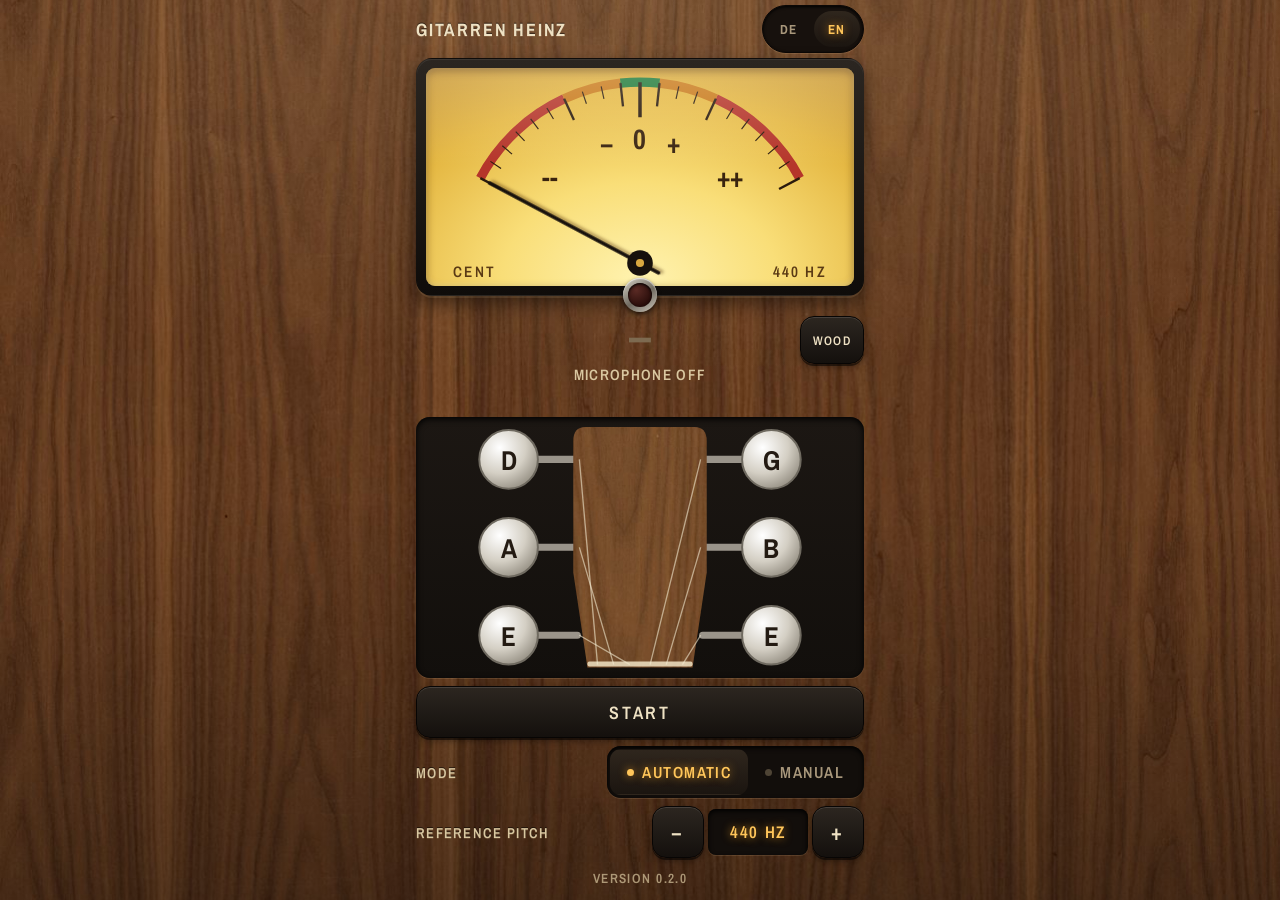
<file: index.html>
<!doctype html>
<html lang="de">
<head>
<meta charset="utf-8">
<meta name="viewport" content="width=device-width, initial-scale=1, viewport-fit=cover">
<meta name="theme-color" content="#e9e6df">
<meta name="mobile-web-app-capable" content="yes">
<title>Gitarren Heinz</title>
<link rel="manifest" href="manifest.webmanifest">
<link rel="icon" href="icons/icon-192.png">
<link rel="apple-touch-icon" href="icons/icon-192.png">
<link rel="stylesheet" href="css/base.css">
</head>
<body>
<div id="app">
  <header class="bar">
    <h1 data-i18n="app.title">Gitarren Heinz</h1>
    <button id="lang-btn" class="lang" type="button" data-i18n-attr="aria-label:lang.switch">
      <span data-l="de">DE</span><span data-l="en">EN</span>
    </button>
  </header>

  <main>
    <section id="display" aria-label="Tuner"></section>
    <p id="status" class="status" role="status" aria-live="polite"></p>

    <div class="row">
      <button id="run-btn" class="primary" type="button" data-i18n="tuner.start">Start</button>
    </div>

    <div class="row" role="radiogroup" data-i18n-attr="aria-label:mode.label" id="mode-group">
      <span class="lbl" data-i18n="mode.label">Modus</span>
      <div class="seg">
        <button type="button" role="radio" data-mode="auto" data-i18n="mode.auto">Automatik</button>
        <button type="button" role="radio" data-mode="manual" data-i18n="mode.manual">Manuell</button>
      </div>
    </div>

    <div class="row" id="ref-group">
      <span class="lbl" data-i18n="ref.label">Bezugston</span>
      <div class="stepper">
        <button id="ref-down" type="button" data-i18n-attr="aria-label:ref.down">−</button>
        <output id="ref-value" aria-live="off"></output>
        <button id="ref-up" type="button" data-i18n-attr="aria-label:ref.up">+</button>
      </div>
    </div>

    <div class="row" id="instrument-row" hidden>
      <label class="lbl" for="instrument-select" data-i18n="instrument.label">Instrument</label>
      <select id="instrument-select"></select>
    </div>
  </main>

  <footer class="foot"><small id="version"></small></footer>
</div>

<script src="version.js"></script>
<script src="lib/core.js"></script>
<script src="lib/instruments.js"></script>
<script src="lib/audio.js"></script>
<script src="lib/display.js"></script>
<script src="lib/app.js"></script>
</body>
</html>
</file>
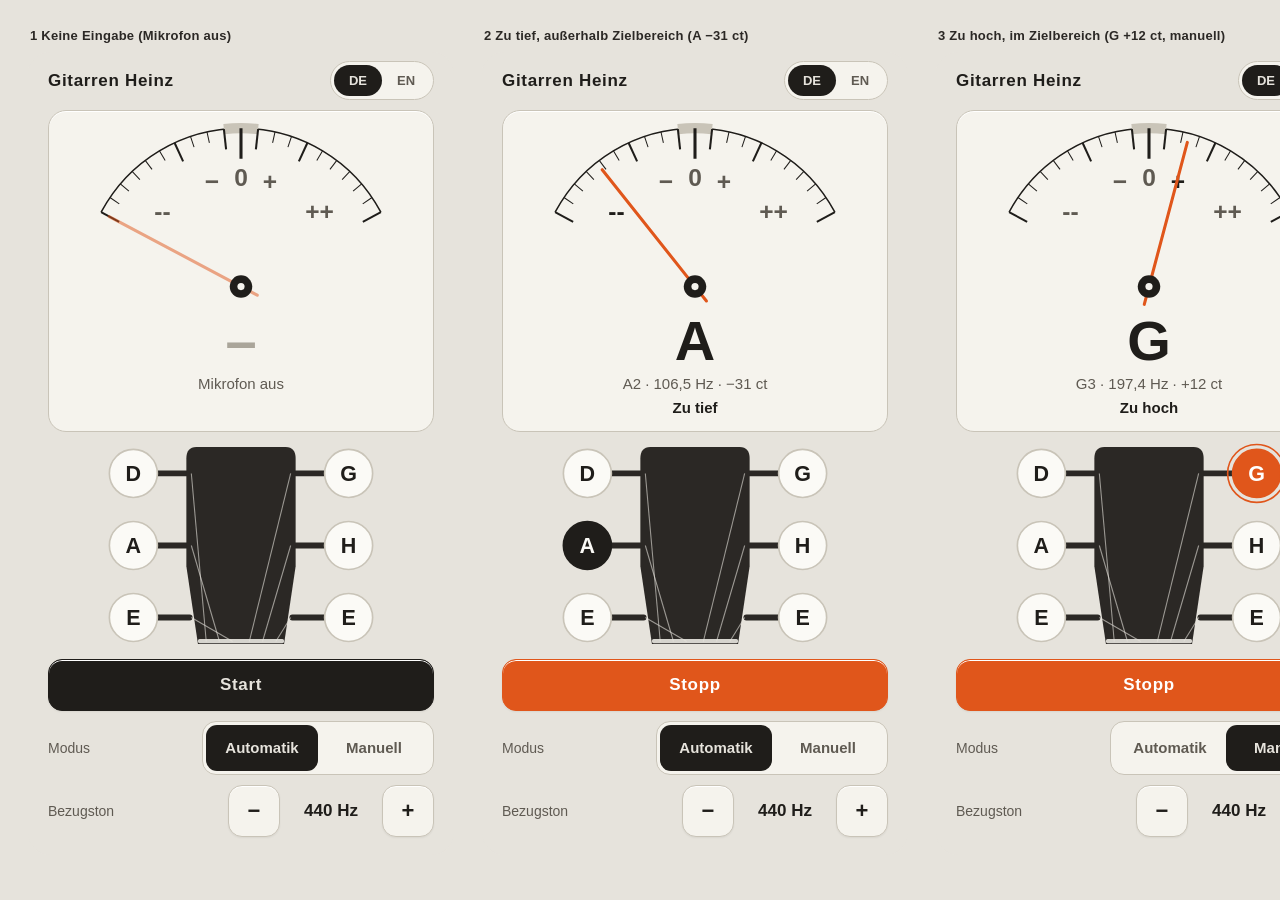
<file: docs/design/vorschlag.html>
<!doctype html>
<html lang="de">
<head>
<meta charset="utf-8">
<meta name="viewport" content="width=device-width, initial-scale=1">
<title>Gitarren Heinz – Designvorschlag (Skizze)</title>
<style>
/* Skizze des Strangs GitarrenHeinz-Design. Eigenständig, offline, keine externen Ressourcen.
   Nicht Teil der App. Zwei Fassungen: vorschlag.html (hell) und vorschlag.html#warm (Nussbaum-Foto, VU-Skala, LED).
   Vier Zustände im Hochformat 426 x 803 px. */
@font-face { font-family: "Archivo Narrow"; font-weight: 600; src: url(../../fonts/archivo-narrow-latin-600-normal.woff2) format("woff2"); }
@font-face { font-family: "Archivo Narrow"; font-weight: 700; src: url(../../fonts/archivo-narrow-latin-700-normal.woff2) format("woff2"); }
* { box-sizing: border-box; }
body { margin: 0; background: #bdb9b0; font-family: "Helvetica Neue", Helvetica, Arial, Roboto, system-ui, sans-serif; color: #1f1d1a; }
body.warm { background: #2a1d14; }
.sheet { display: flex; gap: 28px; padding: 28px; width: max-content; }
.cap { font: 600 13px/1.2 Arial, sans-serif; color: #2b2825; margin: 0 0 8px 2px; letter-spacing: .02em; }
body.warm .cap { color: #e9d9b6; }

/* ---------- gemeinsam ---------- */
.phone { width: 426px; height: 803px; border-radius: 22px; overflow: hidden; display: flex; flex-direction: column; padding: 0 20px 18px; position: relative; }
.bar { display: flex; align-items: center; justify-content: space-between; height: 58px; flex: none; position: relative; }
.bar h1 { margin: 0; font-size: 17px; font-weight: 700; letter-spacing: .04em; }
.lang { display: flex; padding: 3px; border-radius: 99px; }
.lang span { padding: 8px 12px; min-width: 48px; text-align: center; border-radius: 99px; font-size: 13px; font-weight: 700; }
.dial { flex: none; position: relative; }
.dial svg { display: block; width: 100%; height: auto; }
.needle { transform-origin: 180px 196px; transition: transform .35s cubic-bezier(.3,1.25,.5,1); }
.zl { font-size: 24px; font-weight: 700; text-anchor: middle; }
.readout { text-align: center; }
.big { font-size: 56px; line-height: 1; font-weight: 700; min-height: 56px; }
.small { margin-top: 6px; font-size: 15px; font-variant-numeric: tabular-nums; min-height: 20px; }
.state { margin-top: 4px; font-size: 15px; font-weight: 700; min-height: 22px; }
.head { flex: 1; min-height: 150px; margin-top: 10px; }
.head svg { width: 100%; height: 100%; display: block; }
.peg text { font-size: 26px; font-weight: 700; text-anchor: middle; dominant-baseline: central; }
.peg circle.ring { fill: none; stroke: transparent; stroke-width: 2; }
.ctl { flex: none; display: flex; flex-direction: column; gap: 10px; margin-top: 10px; }
.row { display: flex; align-items: center; justify-content: space-between; gap: 10px; }
.btn { min-height: 52px; border-radius: 14px; font-size: 16px; font-weight: 600; padding: 0 18px; display: flex; align-items: center; justify-content: center; }
.seg { display: flex; padding: 3px; border-radius: 14px; }
.seg span { min-height: 46px; min-width: 112px; display: flex; align-items: center; justify-content: center; border-radius: 11px; font-size: 15px; font-weight: 600; }
.step { display: flex; align-items: center; gap: 8px; }
.step .btn { min-width: 52px; padding: 0; font-size: 22px; }
.step output { min-width: 86px; text-align: center; font-size: 17px; font-weight: 600; font-variant-numeric: tabular-nums; }
.led { display: none; }

/* ---------- Fassung hell (angenommener Stil) ---------- */
.hell { background: #e6e3dc; }
.hell .bar h1 { color: #1f1d1a; }
.hell .lang { border: 1px solid #c9c4b8; background: #f5f3ed; }
.hell .lang span { color: #5f5a52; } .hell .lang span.on { background: #1f1d1a; color: #e6e3dc; }
.hell .dial { background: #f5f3ed; border: 1px solid #c9c4b8; border-radius: 18px; padding: 10px 8px 0; box-shadow: inset 0 1px 0 #fff; }
.hell .tick { stroke: #1f1d1a; } .hell .arc { stroke: #1f1d1a; fill: none; }
.hell .zl { fill: #5f5a52; } .hell .zl.hit { fill: #1f1d1a; } .hell .zl.ok { fill: #2f7d45; }
.hell .needle { stroke: #e0561b; } .hell .needle.idle { opacity: .5; }
.hell .hub { fill: #1f1d1a; } .hell .hubdot { fill: #f5f3ed; }
.hell .readout { padding: 6px 0 10px; }
.hell .big.dim { color: #aaa59a; } .hell .small { color: #5f5a52; } .hell .state.ok { color: #2f7d45; }
.hell .peg circle.k { fill: #fbfaf6; stroke: #c9c4b8; stroke-width: 2; } .hell .peg text { fill: #1f1d1a; }
.hell .peg.target circle.k { fill: #1f1d1a; stroke: #1f1d1a; } .hell .peg.target text { fill: #fbfaf6; }
.hell .peg.sel circle.k { fill: #e0561b; stroke: #e0561b; } .hell .peg.sel text { fill: #fff; } .hell .peg.sel circle.ring { stroke: #e0561b; }
.hell .btn { border: 1px solid #c9c4b8; background: #f5f3ed; color: #1f1d1a; box-shadow: 0 1px 0 #fff inset, 0 1px 2px rgba(0,0,0,.06); }
.hell .btn.go { width: 100%; background: #1f1d1a; border-color: #1f1d1a; color: #e6e3dc; font-size: 17px; letter-spacing: .04em; }
.hell .btn.go.on { background: #e0561b; border-color: #e0561b; color: #fff; }
.hell .lbl { font-size: 14px; color: #5f5a52; }
.hell .seg { border: 1px solid #c9c4b8; background: #f5f3ed; }
.hell .seg span { color: #5f5a52; } .hell .seg span.on { background: #1f1d1a; color: #e6e3dc; }

/* ---------- Fassung warm: Nussbaum, VU-Skala, LED, Rackschrift ---------- */
.warm { font-family: "Archivo Narrow", "Arial Narrow", "Roboto Condensed", sans-serif-condensed, Arial, sans-serif; color: #efe2c4;
  background-color: #3b2417;
  background-image:
    radial-gradient(ellipse 120% 70% at 50% 0%, rgba(255,215,160,.16), rgba(255,215,160,0) 60%),
    linear-gradient(180deg, rgba(0,0,0,0) 55%, rgba(0,0,0,.32)),
    url(../../img/walnut-panel.jpg);
  background-size: auto, auto, cover; background-position: center; }
.warm > * { position: relative; }
.warm .bar h1, .warm .lbl, .warm .btn, .warm .seg span, .warm .state, .warm .small, .warm output, .warm .lang span { text-transform: uppercase; letter-spacing: .09em; }
.warm .bar h1 { color: #f1e3c4; font-size: 18px; text-shadow: 0 -1px 0 rgba(0,0,0,.55), 0 1px 0 rgba(255,220,170,.14); }
.warm .lang { background: #17110d; border: 1px solid #0b0705; box-shadow: inset 0 1px 3px #000, 0 1px 0 rgba(255,220,170,.12); }
.warm .lang span { color: #a8977b; } .warm .lang span.on { background: #2e251d; color: #ffc65a; text-shadow: 0 0 8px rgba(255,170,40,.7); }
.warm .dial { background: linear-gradient(180deg, #2b2621, #0f0c0a); border-radius: 16px; padding: 9px; margin-bottom: 14px;
  box-shadow: 0 2px 0 rgba(255,220,170,.10), 0 8px 18px rgba(0,0,0,.45), inset 0 1px 0 rgba(255,255,255,.08); }
.warm .dial .glass { border-radius: 9px; overflow: hidden; position: relative; padding: 6px 4px 0;
  background: radial-gradient(ellipse 85% 120% at 50% 98%, #fff3b0 0%, #f9de78 38%, #e5b843 72%, #c48f26 100%);
  box-shadow: inset 0 3px 8px rgba(70,35,0,.55), inset 0 -2px 5px rgba(255,240,160,.5); }
.warm .dial .glass::after { content: ""; position: absolute; inset: 0 0 55% 0; background: linear-gradient(180deg, rgba(255,255,255,.22), rgba(255,255,255,0)); pointer-events: none; }
.warm .tick { stroke: #2a1a0c; } .warm .arc { stroke: #2a1a0c; fill: none; }
.warm .zl { fill: #3a240f; } .warm .zl.hit { fill: #000; } .warm .zl.ok { fill: #1b5a2d; }
.warm .needle { stroke: #17110c; filter: drop-shadow(2px 2px 1.5px rgba(70,35,0,.45)); } .warm .needle.idle { opacity: 1; }
.warm .hub { fill: #17110c; } .warm .hubdot { fill: #d9a840; }
.warm .scaletxt { font-size: 13px; font-weight: 600; fill: #5a3a14; letter-spacing: .14em; }
.warm .led { display: block; position: absolute; left: 50%; bottom: -17px; width: 34px; height: 34px; margin-left: -17px; border-radius: 50%;
  background: linear-gradient(145deg, #d8d3c8, #6f6a60 55%, #cfc9bd); box-shadow: 0 2px 4px rgba(0,0,0,.6), inset 0 1px 1px rgba(255,255,255,.7); padding: 5px; }
.warm .led i { display: block; width: 100%; height: 100%; border-radius: 50%; background: radial-gradient(circle at 35% 30%, #5a2a24, #2a0e0b 70%); box-shadow: inset 0 1px 3px #000; }
.warm .led.red i { background: radial-gradient(circle at 35% 30%, #ffc9c0, #ff3b2a 38%, #a50f06 100%); box-shadow: 0 0 14px 4px rgba(255,50,30,.75), 0 0 34px 8px rgba(255,40,20,.35); }
.warm .led.yellow i { background: radial-gradient(circle at 35% 30%, #fff8c2, #ffd21f 40%, #c98a00 100%); box-shadow: 0 0 14px 4px rgba(255,205,30,.75), 0 0 34px 8px rgba(255,190,20,.35); }
.warm .led.green i { background: radial-gradient(circle at 35% 30%, #d9ffd0, #3ddc5f 40%, #0d8a2c 100%); box-shadow: 0 0 14px 4px rgba(60,230,100,.7), 0 0 34px 8px rgba(40,220,90,.3); }
.warm .readout { padding: 8px 0 0; }
.warm .big { color: #ffd070; text-shadow: 0 0 14px rgba(255,170,40,.55), 0 2px 0 rgba(0,0,0,.45); }
.warm .big.dim { color: #7d6a50; text-shadow: none; }
.warm .small { color: #e2d2b0; } .warm .state { color: #efe2c4; font-size: 16px; }
.warm .state.bad { color: #ff9a8a; } .warm .state.mid { color: #ffd45a; } .warm .state.ok { color: #8be8a4; }
.warm .head { background: linear-gradient(180deg, #1c1713, #120f0c); border-radius: 14px; padding: 6px 4px; box-shadow: inset 0 2px 6px #000, 0 1px 0 rgba(255,220,170,.12); }
.warm .peg text { fill: #231a12; font-size: 27px; }
.warm .peg.target text { fill: #ffc65a; }
.warm .peg.target circle.k { fill: #221a14; stroke: #ffb02e; stroke-width: 2; }
.warm .peg.sel text { fill: #2a1600; } .warm .peg.sel circle.ring { stroke: #ffc65a; stroke-width: 3; }
.warm .btn { background: linear-gradient(180deg, #2c2620, #14100d); color: #efe2c4; border: 1px solid #070504; box-shadow: inset 0 1px 0 rgba(255,255,255,.12), 0 2px 0 rgba(0,0,0,.5), 0 3px 6px rgba(0,0,0,.35); }
.warm .btn.go { width: 100%; font-size: 18px; letter-spacing: .16em; }
.warm .btn.go.on { background: linear-gradient(180deg, #ffd072, #e29a1f); color: #2a1600; box-shadow: inset 0 1px 0 rgba(255,255,255,.5), 0 0 16px rgba(255,170,40,.5), 0 2px 0 rgba(0,0,0,.5); }
.warm .lbl { font-size: 14px; color: #d9c7a0; text-shadow: 0 -1px 0 rgba(0,0,0,.5); }
.warm .seg { background: #120e0b; box-shadow: inset 0 2px 5px #000, 0 1px 0 rgba(255,220,170,.12); }
.warm .seg span { color: #a8977b; gap: 8px; }
.warm .seg span::before { content: ""; width: 7px; height: 7px; border-radius: 50%; background: #3a2c1e; }
.warm .seg span.on { color: #ffc65a; background: linear-gradient(180deg, #2f261d, #1b1510); text-shadow: 0 0 8px rgba(255,170,40,.6); }
.warm .seg span.on::before { background: #ffb02e; box-shadow: 0 0 8px 2px rgba(255,170,40,.8); }
.warm .step output { background: #0f0b08; color: #ffc65a; border-radius: 8px; padding: 12px 8px; box-shadow: inset 0 2px 5px #000, 0 1px 0 rgba(255,220,170,.12); text-shadow: 0 0 9px rgba(255,170,40,.7); min-width: 100px; }
</style>
</head>
<body>
<div class="sheet" id="sheet"></div>
<script>
(function () {
  'use strict';
  var WARM = location.hash === '#warm';
  document.body.className = WARM ? 'warm' : 'hell';
  var TH = WARM ? 'warm' : 'hell';
  // Vorläufige Schwellen in Cent (Vorschlag beim Strang Audio): gestimmt bis ±5, Zielbereich bis ±20, darüber außerhalb.
  var Z0 = 5, Z1 = 20, MAXC = 50, MAXA = 62, R = 155;
  var LEFT = [['D', 'd3'], ['A', 'a2'], ['E', 'e2']];
  var RIGHT = [['G', 'g3'], ['H', 'b3'], ['E', 'e4']];

  function ang(c) { var v = Math.max(-MAXC, Math.min(MAXC, c)); return v / MAXC * MAXA; }
  function pt(r, a) { var t = a * Math.PI / 180; return [180 + r * Math.sin(t), 196 - r * Math.cos(t)]; }
  function arcPath(c0, c1) { var a = pt(R, ang(c0)), b = pt(R, ang(c1)); return 'M' + a[0] + ' ' + a[1] + ' A' + R + ' ' + R + ' 0 0 1 ' + b[0] + ' ' + b[1]; }
  function zone(c) { var a = Math.abs(c); return a <= Z0 ? 0 : (a <= Z1 ? 1 : 2) * (c < 0 ? -1 : 1); }
  function ledState(s) { if (!s.running || s.cents === null) return 'off'; var a = Math.abs(s.cents); return a <= Z0 ? 'green' : (a <= Z1 ? 'yellow' : 'red'); }

  function dialSVG(s) {
    var o = '<svg viewBox="0 34 360 182" role="img" aria-label="Skala">';
    o += '<path class="arc" d="' + arcPath(-MAXC, MAXC) + '" stroke-width="1.5"/>';
    var okc = s.zone === 0 && s.cents !== null;
    if (WARM) {
      o += '<path d="' + arcPath(-MAXC, -Z1) + '" fill="none" stroke="#b5352a" stroke-width="8"/><path d="' + arcPath(Z1, MAXC) + '" fill="none" stroke="#b5352a" stroke-width="8"/>';
      o += '<path d="' + arcPath(-Z1, -Z0) + '" fill="none" stroke="#c97a1a" stroke-width="8"/><path d="' + arcPath(Z0, Z1) + '" fill="none" stroke="#c97a1a" stroke-width="8"/>';
      o += '<path d="' + arcPath(-Z0, Z0) + '" fill="none" stroke="#1f7a38" stroke-width="8"/>';
    } else {
      o += '<path d="' + arcPath(-Z0, Z0) + '" fill="none" stroke="' + (okc ? '#2f7d45' : '#c9c4b8') + '" stroke-width="10"/>';
    }
    for (var c = -MAXC; c <= MAXC; c += 5) {
      var major = (c === 0 || Math.abs(c) === Z0 || Math.abs(c) === Z1 || Math.abs(c) === MAXC);
      var len = c === 0 ? 30 : (major ? 20 : 11);
      var p = pt(R, ang(c)), q = pt(R - len, ang(c));
      o += '<line class="tick" x1="' + p[0] + '" y1="' + p[1] + '" x2="' + q[0] + '" y2="' + q[1] + '" stroke-width="' + (c === 0 ? 3 : (major ? 2 : 1)) + '"/>';
    }
    [['--', -37.5, -2], ['−', -12.5, -1], ['0', 0, 0], ['+', 12.5, 1], ['++', 37.5, 2]].forEach(function (z) {
      var p = pt(106, ang(z[1])); var hit = s.cents !== null && s.zone === z[2];
      o += '<text class="zl' + (hit ? (z[2] === 0 ? ' ok' : ' hit') : '') + '" x="' + p[0] + '" y="' + (p[1] + 8) + '">' + z[0] + '</text>';
    });
    if (WARM) o += '<text class="scaletxt" x="20" y="208">CENT</text><text class="scaletxt" x="340" y="208" text-anchor="end">440 HZ</text>';
    var rot = s.cents === null ? -MAXA : ang(s.cents);
    o += '<g class="needle' + (s.cents === null ? ' idle' : '') + '" style="transform:rotate(' + rot + 'deg)" stroke-width="3" stroke-linecap="round">' +
      '<line x1="180" y1="196" x2="180" y2="50"/><line x1="180" y1="196" x2="180" y2="214"/></g>';
    o += '<circle class="hub" cx="180" cy="196" r="11"/><circle class="hubdot" cx="180" cy="196" r="3.5"/>';
    return o + '</svg>';
  }

  function defs() {
    return '<defs><radialGradient id="metal" cx="35%" cy="30%" r="80%"><stop offset="0" stop-color="#ffffff"/><stop offset=".55" stop-color="#d4cfc4"/><stop offset="1" stop-color="#8d877b"/></radialGradient>' +
      '<radialGradient id="lit" cx="35%" cy="30%" r="80%"><stop offset="0" stop-color="#fff1b8"/><stop offset=".5" stop-color="#ffc247"/><stop offset="1" stop-color="#d98a10"/></radialGradient>' +
      '<linearGradient id="maple" x1="0" x2="1"><stop offset="0" stop-color="#8e5d3b"/><stop offset=".5" stop-color="#a97248"/><stop offset="1" stop-color="#7d5030"/></linearGradient>' +
      '<filter id="glow" x="-50%" y="-50%" width="200%" height="200%"><feGaussianBlur stdDeviation="4" result="b"/><feMerge><feMergeNode in="b"/><feMergeNode in="SourceGraphic"/></feMerge></filter></defs>';
  }
  function pegG(label, id, x, y, s) {
    var cls = 'peg', fill = null, sel = false;
    if (s.mode === 'manual' && s.selected === id) { cls += ' sel'; sel = true; if (WARM) fill = 'url(#lit)'; }
    else if (s.mode === 'auto' && s.target === id) cls += ' target';
    else if (WARM) fill = 'url(#metal)';
    var f = fill ? ' fill="' + fill + '" stroke="' + (sel ? '#ffc65a' : '#6f6a60') + '"' : '';
    var glow = (WARM && sel) ? ' filter="url(#glow)"' : '';
    return '<g class="' + cls + '" data-id="' + id + '"><circle class="ring" cx="' + x + '" cy="' + y + '" r="35"/>' +
      '<circle class="k" cx="' + x + '" cy="' + y + '" r="29"' + f + glow + '/><text x="' + x + '" y="' + (y + 1) + '">' + label + '</text></g>';
  }
  function headSVG(s) {
    var o = '<svg viewBox="0 0 360 250" preserveAspectRatio="xMidYMid meet" role="group" aria-label="Kopfplatte">' + defs();
    var ys = [38, 125, 212], lx = 50, rx = 310;
    var shaft = WARM ? '#9a948a' : '#2b2825', body = WARM ? 'url(#maple)' : '#2b2825', nut = WARM ? '#efe2c4' : '#f5f3ed';
    ys.forEach(function (y) {
      o += '<line x1="' + lx + '" y1="' + y + '" x2="118" y2="' + y + '" stroke="' + shaft + '" stroke-width="7" stroke-linecap="round"/>';
      o += '<line x1="' + rx + '" y1="' + y + '" x2="242" y2="' + y + '" stroke="' + shaft + '" stroke-width="7" stroke-linecap="round"/>';
    });
    o += '<path d="M126 6 H234 Q246 6 246 20 V150 L232 244 H128 L114 150 V20 Q114 6 126 6 Z" fill="' + body + '"/>';
    o += '<rect x="128" y="238" width="104" height="5" rx="2" fill="' + nut + '" opacity=".85"/>';
    var nutL = [138, 154, 170], nutR = [190, 206, 222], sc = WARM ? '#f3ead0' : '#e8e5de';
    LEFT.forEach(function (p, i) { o += '<line x1="120" y1="' + ys[i] + '" x2="' + nutL[i] + '" y2="241" stroke="' + sc + '" stroke-width="1.3" opacity=".6"/>'; });
    RIGHT.forEach(function (p, i) { o += '<line x1="240" y1="' + ys[i] + '" x2="' + nutR[i] + '" y2="241" stroke="' + sc + '" stroke-width="1.3" opacity=".6"/>'; });
    LEFT.forEach(function (p, i) { o += pegG(p[0], p[1], lx, ys[i], s); });
    RIGHT.forEach(function (p, i) { o += pegG(p[0], p[1], rx, ys[i], s); });
    return o + '</svg>';
  }

  function phone(title, s) {
    var read, small = '', st = '', stc = '';
    if (!s.running) { read = '<div class="big dim">–</div>'; small = 'Mikrofon aus'; }
    else if (s.cents === null) { read = '<div class="big dim">–</div>'; small = 'Saite anschlagen'; }
    else {
      read = '<div class="big">' + s.note[0] + '</div>';
      small = s.note + ' · ' + s.hz.toFixed(1).replace('.', ',') + ' Hz · ' + (s.cents > 0 ? '+' : (s.cents < 0 ? '−' : '')) + Math.abs(Math.round(s.cents)) + ' ct';
      var a = Math.abs(s.cents);
      if (a <= Z0) { st = 'Gestimmt'; stc = ' ok'; } else { st = s.cents < 0 ? 'Zu tief' : 'Zu hoch'; stc = a <= Z1 ? ' mid' : ' bad'; }
    }
    var ro = '<div class="readout">' + read + '<div class="small">' + small + '</div><div class="state' + stc + '">' + st + '</div></div>';
    var glass = WARM ? '<div class="glass">' + dialSVG(s) + '</div>' : dialSVG(s);
    var led = '<div class="led ' + ledState(s) + '" aria-hidden="true"><i></i></div>';
    return '<div><p class="cap">' + title + '</p><div class="phone ' + TH + '">' +
      '<div class="bar"><h1>Gitarren Heinz</h1><div class="lang"><span class="on">DE</span><span>EN</span></div></div>' +
      '<div class="dial">' + glass + led + (WARM ? '' : ro) + '</div>' + (WARM ? ro : '') +
      '<div class="head">' + headSVG(s) + '</div>' +
      '<div class="ctl">' +
      '<div class="btn go' + (s.running ? ' on' : '') + '">' + (s.running ? 'Stopp' : 'Start') + '</div>' +
      '<div class="row"><span class="lbl">Modus</span><div class="seg"><span class="' + (s.mode === 'auto' ? 'on' : '') + '">Automatik</span><span class="' + (s.mode === 'manual' ? 'on' : '') + '">Manuell</span></div></div>' +
      '<div class="row"><span class="lbl">Bezugston</span><div class="step"><div class="btn">−</div><output>440 Hz</output><div class="btn">+</div></div></div>' +
      '</div></div></div>';
  }
  function mk(cents, note, hz, target, mode, selected, running) {
    return { cents: cents, note: note, hz: hz, target: target, mode: mode, selected: selected, running: running, zone: cents === null ? null : zone(cents) };
  }
  var states = [
    ['1  Keine Eingabe (Mikrofon aus)', mk(null, '', 0, null, 'auto', null, false)],
    ['2  Zu tief, außerhalb Zielbereich (A −31 ct)' + (WARM ? ': LED rot' : ''), mk(-31, 'A2', 106.5, 'a2', 'auto', null, true)],
    ['3  Zu hoch, im Zielbereich (G +12 ct, manuell)' + (WARM ? ': LED gelb' : ''), mk(12, 'G3', 197.4, 'g3', 'manual', 'g3', true)],
    ['4  Gestimmt (E +2 ct)' + (WARM ? ': LED grün' : ''), mk(2, 'E2', 82.5, 'e2', 'auto', null, true)]
  ];
  document.getElementById('sheet').innerHTML = states.map(function (x) { return phone(x[0], x[1]); }).join('');
})();
</script>
</body>
</html>
</file>
<file: css/base.css>
/* Gitarren Heinz – Stil (Strang Design). Zwei Themen über data-theme am <html>: „warm“ (Standard: Nussbaum-Foto,
   leuchtende Skala) und „hell“. Beide mit Rackschrift (Archivo Narrow, offline in fonts/) und LED.
   Farben und Schrift nur über die Variablen unten; Bausteine siehe docs/DESIGN.md. Keine externen Ressourcen. */
@font-face { font-family: "Archivo Narrow"; font-weight: 600; font-display: swap; src: url(../fonts/archivo-narrow-latin-600-normal.woff2) format("woff2"); }
@font-face { font-family: "Archivo Narrow"; font-weight: 700; font-display: swap; src: url(../fonts/archivo-narrow-latin-700-normal.woff2) format("woff2"); }

:root {
  --font: "Archivo Narrow", "Arial Narrow", "Roboto Condensed", sans-serif-condensed, Arial, sans-serif;
  /* warm (Standard) */
  --page: #3b2417 url(../img/walnut-panel.jpg) center / cover no-repeat;
  --page-shade: radial-gradient(ellipse 120% 70% at 50% 0%, rgba(255,215,160,.16), rgba(255,215,160,0) 60%), linear-gradient(180deg, rgba(0,0,0,0) 55%, rgba(0,0,0,.32));
  --ink: #efe2c4; --sub: #d9c7a0; --dim: #8a7a60;
  --title-shadow: 0 -1px 0 rgba(0,0,0,.55), 0 1px 0 rgba(255,220,170,.14);
  --key: linear-gradient(180deg, #2c2620, #14100d); --key-ink: #efe2c4; --key-line: #070504;
  --key-shadow: inset 0 1px 0 rgba(255,255,255,.12), 0 2px 0 rgba(0,0,0,.5), 0 3px 6px rgba(0,0,0,.35);
  --recess: #120e0b; --recess-shadow: inset 0 2px 5px #000, 0 1px 0 rgba(255,220,170,.12);
  --lit: #ffc65a; --lit-bg: linear-gradient(180deg, #2f261d, #1b1510); --lit-glow: 0 0 8px rgba(255,170,40,.7);
  --go-on: linear-gradient(180deg, #ffd072, #e29a1f); --go-on-ink: #2a1600; --go-on-shadow: inset 0 1px 0 rgba(255,255,255,.5), 0 0 16px rgba(255,170,40,.5), 0 2px 0 rgba(0,0,0,.5);
  --bezel: linear-gradient(180deg, #2b2621, #0f0c0a); --bezel-line: transparent; --bezel-pad: 9px;
  --bezel-shadow: 0 2px 0 rgba(255,220,170,.10), 0 8px 18px rgba(0,0,0,.45), inset 0 1px 0 rgba(255,255,255,.08);
  --glass: radial-gradient(ellipse 85% 120% at 50% 98%, #fff3b0 0%, #f9de78 38%, #e5b843 72%, #c48f26 100%);
  --glass-shadow: inset 0 3px 8px rgba(70,35,0,.55), inset 0 -2px 5px rgba(255,240,160,.5);
  --glass-gloss: linear-gradient(180deg, rgba(255,255,255,.22), rgba(255,255,255,0));
  --tick: #2a1a0c; --zl: #3a240f; --zl-hit: #000; --zl-ok: #1b5a2d; --scaletxt: #5a3a14;
  --needle: #17110c; --needle-shadow: drop-shadow(2px 2px 1.5px rgba(70,35,0,.45)); --hub: #17110c; --hubdot: #d9a840;
  --band-bad: #b5352a; --band-mid: #c97a1a; --band-ok: #1f7a38;
  --big: #ffd070; --big-shadow: 0 0 14px rgba(255,170,40,.55), 0 2px 0 rgba(0,0,0,.45); --big-dim: #7d6a50;
  --st-bad: #ff9a8a; --st-mid: #ffd45a; --st-ok: #8be8a4;
  --panel: linear-gradient(180deg, #1c1713, #120f0c); --panel-shadow: inset 0 2px 6px #000, 0 1px 0 rgba(255,220,170,.12); --panel-line: transparent;
  --shaft: #9a948a; --nut: #efe2c4; --str: #f3ead0; --headbody: #2b2825;
  --peg-ink: #231a12; --peg-line: #6f6a60; --peg-target-bg: #221a14; --peg-target-line: #ffb02e; --peg-target-ink: #ffc65a;
  --peg-sel-bg: #ffc247; --peg-sel-line: #ffe08a; --peg-sel-ink: #2a1600; --peg-sel-glow: drop-shadow(0 0 7px rgba(255,170,40,.85));
  --lang-bg: #17110d; --lang-line: #0b0705; --lang-shadow: inset 0 1px 3px #000, 0 1px 0 rgba(255,220,170,.12); --lang-ink: #a8977b;
  --err: #ff9a8a;
}
:root[data-theme="hell"] {
  --page: #e6e3dc; --page-shade: none;
  --ink: #1f1d1a; --sub: #5f5a52; --dim: #8b867c;
  --title-shadow: none;
  --key: #f5f3ed; --key-ink: #1f1d1a; --key-line: #c9c4b8; --key-shadow: 0 1px 0 #fff inset, 0 1px 2px rgba(0,0,0,.06);
  --recess: #f5f3ed; --recess-shadow: inset 0 0 0 1px #c9c4b8;
  --lit: #e6e3dc; --lit-bg: #1f1d1a; --lit-glow: none;
  --go-on: #e0561b; --go-on-ink: #fff; --go-on-shadow: 0 1px 0 rgba(255,255,255,.3) inset;
  --bezel: #f5f3ed; --bezel-line: #c9c4b8; --bezel-pad: 10px; --bezel-shadow: inset 0 1px 0 #fff;
  --glass: transparent; --glass-shadow: none; --glass-gloss: none;
  --tick: #1f1d1a; --zl: #5f5a52; --zl-hit: #1f1d1a; --zl-ok: #2f7d45; --scaletxt: #8b867c;
  --needle: #e0561b; --needle-shadow: none; --hub: #1f1d1a; --hubdot: #f5f3ed;
  --band-bad: #c0584c; --band-mid: #d9a441; --band-ok: #2f7d45;
  --big: #1f1d1a; --big-shadow: none; --big-dim: #aaa59a;
  --st-bad: #b3261e; --st-mid: #8a5a00; --st-ok: #2f7d45;
  --panel: transparent; --panel-shadow: none; --panel-line: transparent;
  --shaft: #2b2825; --nut: #f5f3ed; --str: #e8e5de; --headbody: #2b2825;
  --peg-ink: #1f1d1a; --peg-line: #c9c4b8; --peg-target-bg: #1f1d1a; --peg-target-line: #1f1d1a; --peg-target-ink: #fbfaf6;
  --peg-sel-bg: #e0561b; --peg-sel-line: #e0561b; --peg-sel-ink: #fff; --peg-sel-glow: none;
  --lang-bg: #f5f3ed; --lang-line: #c9c4b8; --lang-shadow: none; --lang-ink: #5f5a52;
  --err: #b3261e;
}

* { box-sizing: border-box; -webkit-tap-highlight-color: transparent; }
html { background: #3b2417; }
html[data-theme="hell"] { background: #e6e3dc; }
body { margin: 0; color: var(--ink); font-family: var(--font); background: var(--page-shade), var(--page); background-attachment: fixed; }
#app { max-width: 480px; margin: 0 auto; min-height: 100vh; min-height: 100dvh; display: flex; flex-direction: column; padding: env(safe-area-inset-top) 16px env(safe-area-inset-bottom); }
.bar { display: flex; align-items: center; justify-content: space-between; height: 58px; flex: none; }
.bar h1 { font-size: 1.12rem; font-weight: 700; margin: 0; text-transform: uppercase; letter-spacing: .1em; text-shadow: var(--title-shadow); }
main { flex: 1; display: flex; flex-direction: column; gap: 8px; min-height: 0; }
button, select { font: inherit; color: inherit; }
button { min-height: 52px; border: 1px solid var(--key-line); background: var(--key); color: var(--key-ink); border-radius: 14px; padding: 0 16px; cursor: pointer;
  font-weight: 600; text-transform: uppercase; letter-spacing: .09em; box-shadow: var(--key-shadow); }
button:active { transform: translateY(1px); }
button:disabled { opacity: .4; cursor: default; }
button:focus-visible, .peg:focus-visible { outline: 2px solid var(--lit); outline-offset: 2px; }
button.primary { width: 100%; font-size: 1.12rem; letter-spacing: .16em; }
:root[data-running="1"] button.primary { background: var(--go-on); border-color: transparent; color: var(--go-on-ink); box-shadow: var(--go-on-shadow); }
.row { display: flex; align-items: center; justify-content: space-between; gap: 10px; }
.lbl { color: var(--sub); font-size: .9rem; text-transform: uppercase; letter-spacing: .09em; text-shadow: var(--title-shadow); }
.seg, .stepper { display: flex; gap: 4px; align-items: center; }
.seg { padding: 3px; border-radius: 14px; background: var(--recess); box-shadow: var(--recess-shadow); gap: 0; }
.seg button { min-height: 46px; min-width: 112px; border-radius: 11px; border-color: transparent; background: transparent; box-shadow: none; color: var(--lang-ink);
  display: flex; align-items: center; justify-content: center; gap: 8px; }
.seg button::before { content: ""; width: 7px; height: 7px; border-radius: 50%; background: var(--dim); opacity: .5; }
.seg button[aria-checked="true"] { background: var(--lit-bg); color: var(--lit); text-shadow: var(--lit-glow); }
.seg button[aria-checked="true"]::before { background: var(--lit); opacity: 1; box-shadow: var(--lit-glow); }
:root[data-theme="hell"] .seg button::before { display: none; }
.stepper button { min-width: 52px; padding: 0; font-size: 1.4rem; }
.stepper output { min-width: 100px; text-align: center; font-weight: 600; font-size: 1.05rem; padding: 12px 8px; border-radius: 8px; font-variant-numeric: tabular-nums;
  background: var(--recess); box-shadow: var(--recess-shadow); color: var(--lit); text-shadow: var(--lit-glow); text-transform: uppercase; letter-spacing: .09em; }
:root[data-theme="hell"] .stepper output { color: var(--ink); }
.lang { display: flex; gap: 2px; padding: 3px; min-height: 48px; border-radius: 99px; background: var(--lang-bg); border: 1px solid var(--lang-line); box-shadow: var(--lang-shadow); align-items: center; }
.lang span { padding: 9px 12px; min-width: 46px; text-align: center; border-radius: 99px; font-size: .82rem; font-weight: 700; color: var(--lang-ink); letter-spacing: .09em; }
.lang span.active { background: var(--lit-bg); color: var(--lit); text-shadow: var(--lit-glow); }
select { min-height: 48px; border: 1px solid var(--key-line); background: var(--key); border-radius: 12px; padding: 0 10px; color: var(--key-ink); }
/* Statuszeile: nur Fehler sichtbar, sonst nur für Screenreader (Messwerte stehen in der Anzeige) */
.status { margin: 0; text-align: center; font-size: .9rem; text-transform: uppercase; letter-spacing: .09em;
  position: absolute; width: 1px; height: 1px; overflow: hidden; clip: rect(0 0 0 0); white-space: nowrap; }
.status.err { position: static; width: auto; height: auto; clip: auto; white-space: normal; min-height: 1.4em; color: var(--err); }
.foot { text-align: center; padding: 8px 0 12px; color: var(--sub); opacity: .7; text-transform: uppercase; letter-spacing: .09em; }
[hidden] { display: none !important; }

/* ---------- Anzeige ---------- */
#display { flex: 1; display: flex; flex-direction: column; min-height: 0; }
.tuner { flex: 1; display: flex; flex-direction: column; min-height: 0; }
.dial { flex: none; position: relative; background: var(--bezel); border: 1px solid var(--bezel-line); border-radius: 16px; padding: var(--bezel-pad); margin-bottom: 12px; box-shadow: var(--bezel-shadow); }
.glass { position: relative; overflow: hidden; border-radius: 9px; padding: 6px 4px 0; background: var(--glass); box-shadow: var(--glass-shadow); }
.glass::after { content: ""; position: absolute; inset: 0 0 55% 0; background: var(--glass-gloss); pointer-events: none; }
.scale { display: block; width: 100%; height: auto; }
.scale .arc, .scale .tick { stroke: var(--tick); }
.scale .band.bad { stroke: var(--band-bad); } .scale .band.mid { stroke: var(--band-mid); } .scale .band.ok { stroke: var(--band-ok); }
.zl { font-size: 24px; font-weight: 700; text-anchor: middle; fill: var(--zl); font-family: var(--font); }
.zl.hit { fill: var(--zl-hit); } .zl.ok { fill: var(--zl-ok); }
.scaletxt { font-size: 13px; font-weight: 600; fill: var(--scaletxt); letter-spacing: .14em; font-family: var(--font); }
.needle { stroke: var(--needle); filter: var(--needle-shadow); }
.hub { fill: var(--hub); } .hubdot { fill: var(--hubdot); }
.led { position: absolute; left: 50%; bottom: -17px; width: 34px; height: 34px; margin-left: -17px; border-radius: 50%; padding: 5px;
  background: linear-gradient(145deg, #d8d3c8, #6f6a60 55%, #cfc9bd); box-shadow: 0 2px 4px rgba(0,0,0,.6), inset 0 1px 1px rgba(255,255,255,.7); }
.led i { display: block; width: 100%; height: 100%; border-radius: 50%; background: radial-gradient(circle at 35% 30%, #5a2a24, #2a0e0b 70%); box-shadow: inset 0 1px 3px #000; transition: box-shadow .15s, background .15s; }
.led[data-led="red"] i { background: radial-gradient(circle at 35% 30%, #ffc9c0, #ff3b2a 38%, #a50f06 100%); box-shadow: 0 0 14px 4px rgba(255,50,30,.75), 0 0 34px 8px rgba(255,40,20,.35); }
.led[data-led="yellow"] i { background: radial-gradient(circle at 35% 30%, #fff8c2, #ffd21f 40%, #c98a00 100%); box-shadow: 0 0 14px 4px rgba(255,205,30,.75), 0 0 34px 8px rgba(255,190,20,.35); }
.led[data-led="green"] i { background: radial-gradient(circle at 35% 30%, #d9ffd0, #3ddc5f 40%, #0d8a2c 100%); box-shadow: 0 0 14px 4px rgba(60,230,100,.7), 0 0 34px 8px rgba(40,220,90,.3); }
.readout { position: relative; flex: none; text-align: center; padding: 4px 0 0; }
.big { font-size: 48px; line-height: 1; font-weight: 700; min-height: 48px; color: var(--big); text-shadow: var(--big-shadow); }
.big.dim { color: var(--big-dim); text-shadow: none; }
.small { margin-top: 4px; font-size: 15px; min-height: 20px; color: var(--sub); text-transform: uppercase; letter-spacing: .09em; font-variant-numeric: tabular-nums; }
.state { margin-top: 2px; font-size: 16px; font-weight: 700; min-height: 22px; color: var(--ink); text-transform: uppercase; letter-spacing: .09em; }
.state.bad { color: var(--st-bad); } .state.mid { color: var(--st-mid); } .state.ok { color: var(--st-ok); }
.themekey { position: absolute; right: 0; top: 8px; min-height: 48px; min-width: 64px; padding: 0 10px; font-size: .78rem; }
.head { flex: 1 1 0; min-height: 190px; margin-top: 8px; position: relative; background: var(--panel); border-radius: 14px; box-shadow: var(--panel-shadow); }
.head svg { position: absolute; inset: 4px; width: calc(100% - 8px); height: calc(100% - 8px); display: block; }
.shaft { stroke: var(--shaft); } .str { stroke: var(--str); opacity: .6; } .nut { fill: var(--nut); opacity: .85; }
/* warm: Fill kommt als Attribut (Foto-Muster); hell: dunkle Fläche */
:root[data-theme="hell"] .headbody { fill: var(--headbody); }
.headlight { fill: #f2b56b; opacity: .14; pointer-events: none; }
.peg { cursor: pointer; outline: none; }
.peg .hit { fill: transparent; }
.peg .k { stroke: var(--peg-line); stroke-width: 2; }
:root[data-theme="hell"] .peg:not(.target):not(.sel) .k { fill: #fbfaf6; }
.peg text { font: 700 27px var(--font); text-anchor: middle; dominant-baseline: central; fill: var(--peg-ink); pointer-events: none; }
.peg.off { cursor: default; }
.peg.target .k { fill: var(--peg-target-bg); stroke: var(--peg-target-line); }
.peg.target text { fill: var(--peg-target-ink); }
.peg.sel .k { fill: var(--peg-sel-bg); stroke: var(--peg-sel-line); }
.peg.sel { filter: var(--peg-sel-glow); }
.peg.sel text { fill: var(--peg-sel-ink); }

/* Entwicklung: ?demo=1 */
.demo { position: fixed; left: 0; right: 0; bottom: 0; display: flex; gap: 8px; align-items: center; padding: 8px 12px; background: rgba(0,0,0,.75); color: #fff; z-index: 9; font-size: .9rem; }
.demo label { flex: 1; display: flex; gap: 8px; align-items: center; } .demo input { flex: 1; } .demo button { min-height: 40px; }
</file>
